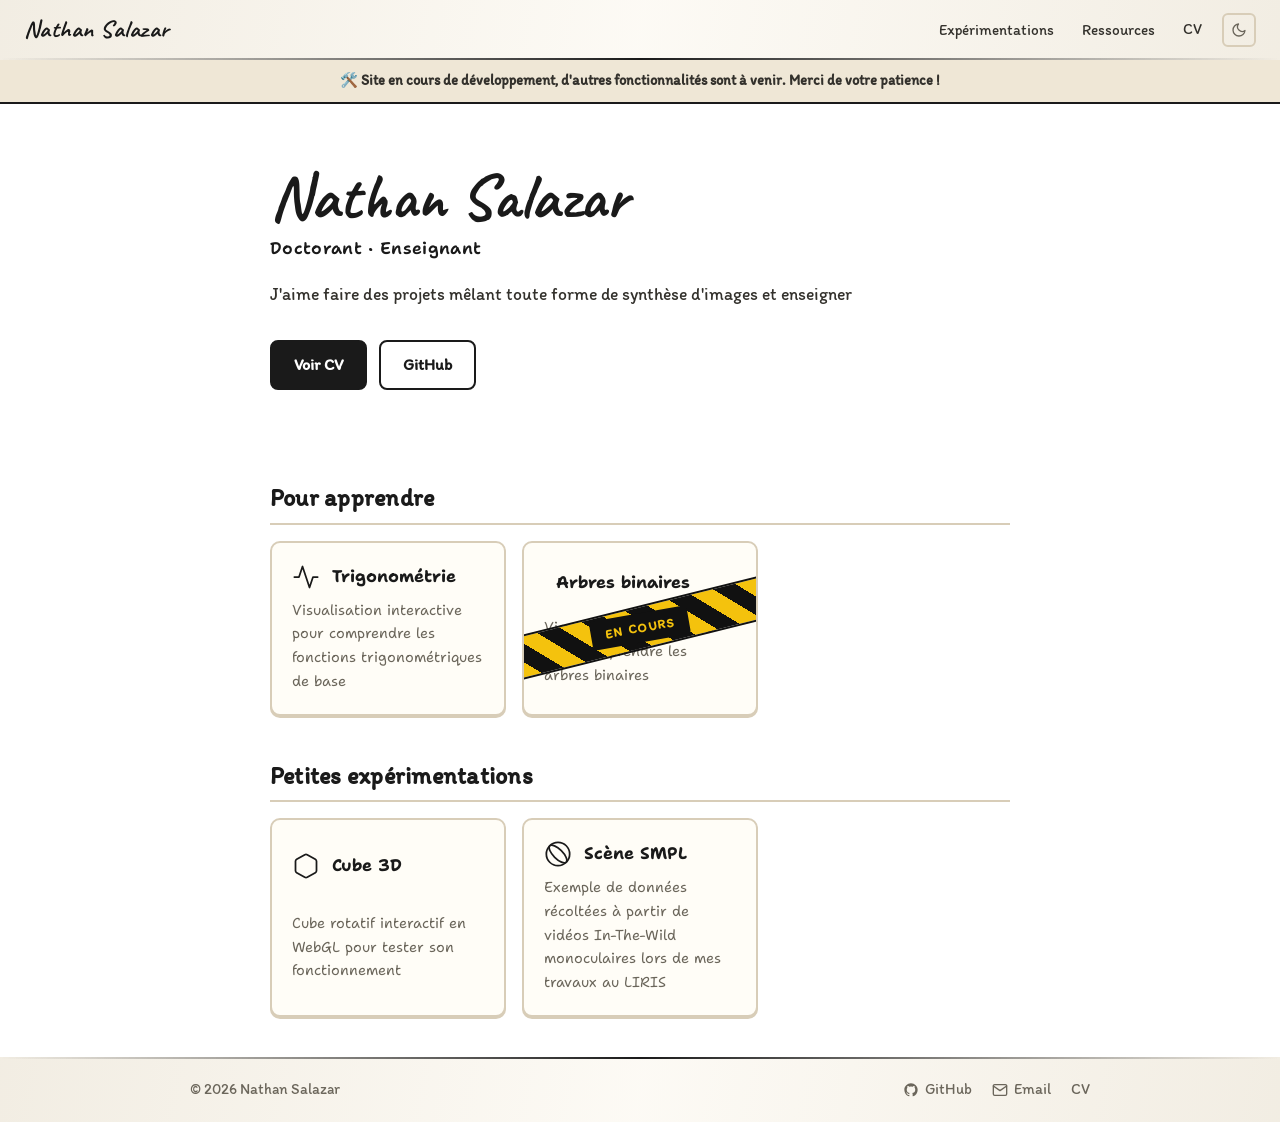
<file: index.html>
<!DOCTYPE html>
<html lang="fr">

<head>
  <meta charset="UTF-8" />
  <title>Nathan Salazar</title>
  <meta name="description" content="Personal website of Nathan Salazar" />
  <meta name="viewport" content="width=device-width, initial-scale=1" />

  <!-- CSS link -->
  <link rel="stylesheet" href="style.css" />
</head>

<body>

  <header class="topnav" id="topnav">
    <div class="topnav-inner">
      <a href="index.html" class="topnav-brand">Nathan Salazar</a>

      <nav class="topnav-nav" id="topnav-nav">
        <div class="menu-item">
          <button class="dropdown-btn">Expérimentations</button>
          <div class="dropdown-content">
            <a href="experiments/cube.html">Cube 3D</a>
            <a href="experiments/glb_viewer/glb_viewer.html">Scènes SMPL</a>
            <a href="experiments/trigo.html">Trigonométrie</a>
          </div>
        </div>

        <div class="menu-item">
          <button class="dropdown-btn">Ressources</button>
          <div class="dropdown-content">
            <a href="https://threejs.org/">Three.js</a>
            <a href="https://get.webgl.org/">WebGL</a>
          </div>
        </div>

        <a href="aboutme/cv.html">CV</a>
        <div id="dev-banner" class="dev-banner">
          🛠️ Site en cours de développement, d'autres fonctionnalités sont à venir. Merci de votre patience !
        </div>
      </nav>

      <button class="theme-toggle" id="theme-toggle" title="Changer le thème">
        <svg id="theme-icon" xmlns="http://www.w3.org/2000/svg" width="16" height="16" viewBox="0 0 24 24" fill="none"
          stroke="currentColor" stroke-width="2" stroke-linecap="round" stroke-linejoin="round">
          <path d="M21 12.79A9 9 0 1 1 11.21 3 7 7 0 0 0 21 12.79z" />
        </svg>
      </button>

      <button class="topnav-hamburger" id="topnav-hamburger" aria-label="Menu">
        <svg xmlns="http://www.w3.org/2000/svg" width="20" height="20" viewBox="0 0 24 24" fill="none"
          stroke="currentColor" stroke-width="2" stroke-linecap="round" stroke-linejoin="round">
          <line x1="3" y1="6" x2="21" y2="6" />
          <line x1="3" y1="12" x2="21" y2="12" />
          <line x1="3" y1="18" x2="21" y2="18" />
        </svg>
      </button>
    </div>
  </header>

  <div class="layout">
    <main class="content">

      <section class="hero">
        <h1 class="hero-name">Nathan Salazar</h1>
        <p class="hero-title">Doctorant &middot; Enseignant </p>
        <p class="hero-desc">J'aime faire des projets mêlant toute forme de synthèse d'images et enseigner</p>
        <div class="hero-cta">
          <a href="aboutme/cv.html" class="btn-primary">Voir CV</a>
          <a href="https://github.com/NatSalaz" target="_blank" class="btn-secondary">GitHub</a>
        </div>

      </section>
      <section id="apprendre">
        <h2>Pour apprendre</h2>
        <div class="card-grid">
          <a href="experiments/trigo.html" class="card">
            <div class="card-icon">
              <svg xmlns="http://www.w3.org/2000/svg" width="28" height="28" viewBox="0 0 24 24" fill="none"
                stroke="currentColor" stroke-width="1.5" stroke-linecap="round" stroke-linejoin="round">
                <polyline points="22 12 18 12 15 21 9 3 6 12 2 12" />
              </svg>
            </div>
            <div class="card-title">Trigonométrie</div>
            <div class="card-desc">Visualisation interactive pour comprendre les fonctions trigonométriques de base
            </div>
          </a>
          <a class="card card--wip">
            <div class="card-icon">
            </div>
            <div class="card-title">Arbres binaires</div>
            <div class="card-desc">Visualisation interactive pour comprendre les arbres binaires
            </div>
          </a>
          <!--
          <a class="card card--wip">
            <div class="card-icon">
            </div>
            <div class="card-title">Booléens</div>
            <div class="card-desc">Visualisation interactive pour comprendre les arbres binaires
            </div>
          </a> -->
        </div>
      </section>
      <section id="experimentations">
        <h2>Petites expérimentations</h2>
        <div class="card-grid">
          <a href="experiments/cube.html" class="card">
            <div class="card-icon">
              <svg xmlns="http://www.w3.org/2000/svg" width="28" height="28" viewBox="0 0 24 24" fill="none"
                stroke="currentColor" stroke-width="1.5" stroke-linecap="round" stroke-linejoin="round">
                <path
                  d="M21 16V8a2 2 0 0 0-1-1.73l-7-4a2 2 0 0 0-2 0l-7 4A2 2 0 0 0 3 8v8a2 2 0 0 0 1 1.73l7 4a2 2 0 0 0 2 0l7-4A2 2 0 0 0 21 16z" />
              </svg>
            </div>
            <div class="card-title">Cube 3D</div>
            <div class="card-desc">Cube rotatif interactif en WebGL pour tester son fonctionnement</div>
          </a>
          <a href="experiments/glb_viewer/glb_viewer.html" class="card">
            <div class="card-icon">
              <svg xmlns="http://www.w3.org/2000/svg" width="28" height="28" viewBox="0 0 24 24" fill="none"
                stroke="currentColor" stroke-width="1.5" stroke-linecap="round" stroke-linejoin="round">
                <circle cx="12" cy="12" r="10" />
                <ellipse cx="12" cy="12" rx="10" ry="4" transform="rotate(45 12 12)" />
              </svg>
            </div>
            <div class="card-title">Scène SMPL</div>
            <div class="card-desc">Exemple de données récoltées à partir de vidéos In-The-Wild monoculaires lors de mes
              travaux au LIRIS</div>
          </a>
        </div>
      </section>


    </main>
  </div>

  <footer class="site-footer">
    <div class="footer-content">
      <span>© 2026 Nathan Salazar</span>
      <div class="footer-links">
        <a href="https://github.com/NatSalaz" target="_blank">
          <svg xmlns="http://www.w3.org/2000/svg" width="16" height="16" viewBox="0 0 24 24" fill="currentColor">
            <path
              d="M12 2C6.477 2 2 6.477 2 12c0 4.418 2.865 8.166 6.839 9.489.5.092.682-.217.682-.483 0-.237-.009-.868-.013-1.703-2.782.605-3.369-1.342-3.369-1.342-.454-1.155-1.11-1.463-1.11-1.463-.908-.62.069-.608.069-.608 1.003.07 1.531 1.03 1.531 1.03.892 1.529 2.341 1.087 2.91.832.092-.647.35-1.088.636-1.338-2.22-.253-4.555-1.11-4.555-4.943 0-1.091.39-1.984 1.029-2.683-.103-.253-.446-1.27.098-2.647 0 0 .84-.269 2.75 1.025A9.578 9.578 0 0 1 12 6.836a9.59 9.59 0 0 1 2.504.337c1.909-1.294 2.747-1.025 2.747-1.025.546 1.377.203 2.394.1 2.647.64.699 1.028 1.592 1.028 2.683 0 3.842-2.339 4.687-4.566 4.935.359.309.678.919.678 1.852 0 1.336-.012 2.415-.012 2.743 0 .268.18.58.688.482C19.138 20.163 22 16.418 22 12c0-5.523-4.477-10-10-10z" />
          </svg>
          GitHub
        </a>
        <a href="mailto:nathansalazarie@gmail.com">
          <svg xmlns="http://www.w3.org/2000/svg" width="16" height="16" viewBox="0 0 24 24" fill="none"
            stroke="currentColor" stroke-width="2" stroke-linecap="round" stroke-linejoin="round">
            <path d="M4 4h16c1.1 0 2 .9 2 2v12c0 1.1-.9 2-2 2H4c-1.1 0-2-.9-2-2V6c0-1.1.9-2 2-2z" />
            <polyline points="22,6 12,13 2,6" />
          </svg>
          Email
        </a>
        <a href="aboutme/cv.html">CV</a>
      </div>
    </div>
  </footer>


  <script src="theme.js"></script>
</body>

</html>
</file>
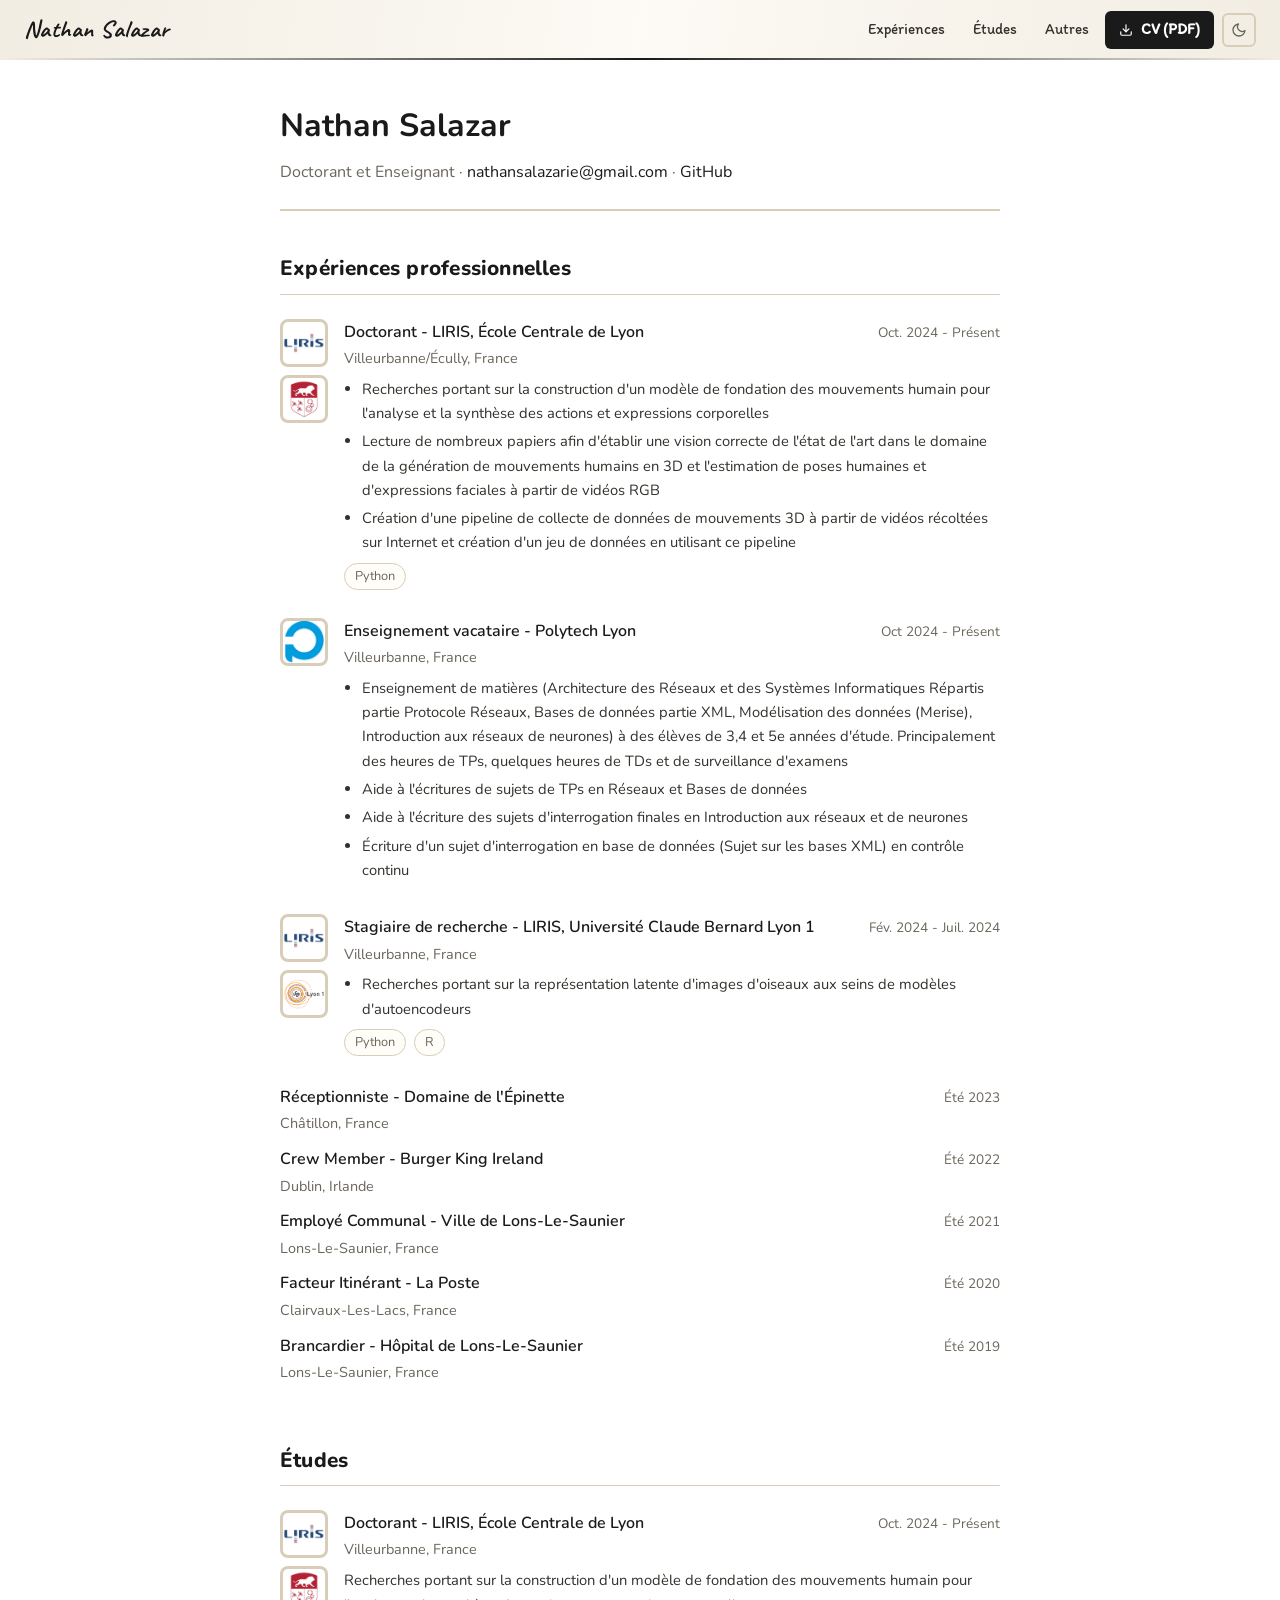
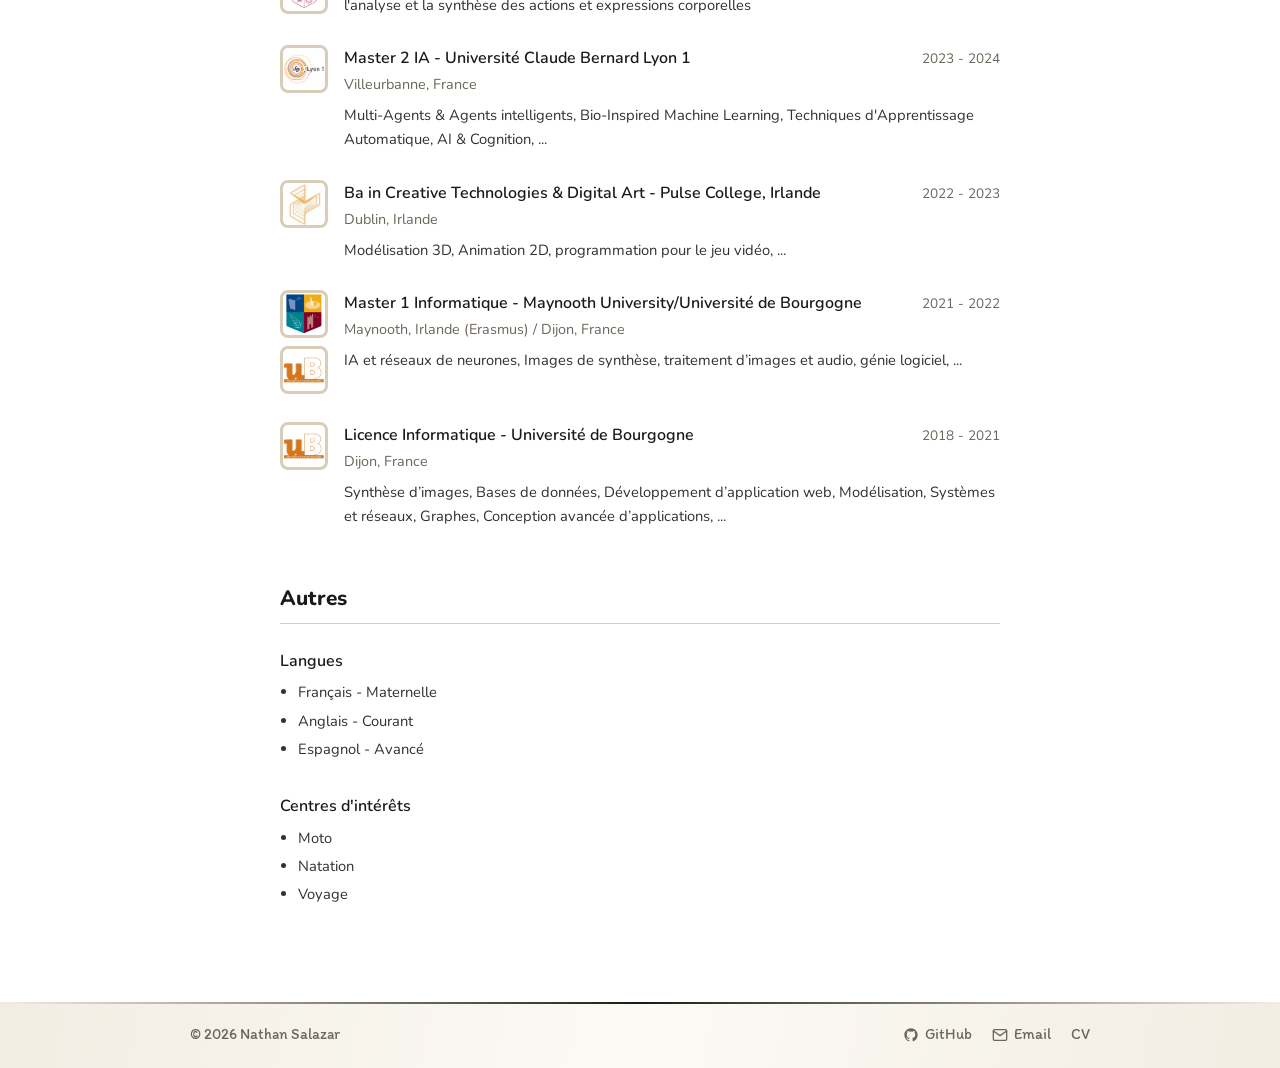
<file: aboutme/cv.html>
<!DOCTYPE html>
<html lang="fr">

<head>
  <meta charset="UTF-8" />
  <title>CV — Nathan Salazar</title>
  <meta name="description" content="CV de Nathan Salazar" />
  <meta name="viewport" content="width=device-width, initial-scale=1" />

  <link rel="stylesheet" href="../style.css" />
  <link rel="stylesheet" href="cv.css" />
</head>

<body>
  <header class="topnav" id="topnav">
    <div class="topnav-inner">
      <a href="../index.html" class="topnav-brand">Nathan Salazar</a>

      <nav class="topnav-nav" id="topnav-nav">
        <a href="#experiences">Expériences</a>
        <a href="#etudes">Études</a>
        <a href="#autres">Autres</a>
        <a class="cv-download-btn" href="CV.pdf" download>
          <svg xmlns="http://www.w3.org/2000/svg" width="14" height="14" viewBox="0 0 24 24" fill="none"
            stroke="currentColor" stroke-width="2" stroke-linecap="round" stroke-linejoin="round">
            <path d="M21 15v4a2 2 0 0 1-2 2H5a2 2 0 0 1-2-2v-4" />
            <polyline points="7 10 12 15 17 10" />
            <line x1="12" y1="15" x2="12" y2="3" />
          </svg>
          CV (PDF)
        </a>
      </nav>

      <button class="theme-toggle" id="theme-toggle" title="Changer le thème">
        <svg id="theme-icon" xmlns="http://www.w3.org/2000/svg" width="16" height="16" viewBox="0 0 24 24" fill="none"
          stroke="currentColor" stroke-width="2" stroke-linecap="round" stroke-linejoin="round">
          <path d="M21 12.79A9 9 0 1 1 11.21 3 7 7 0 0 0 21 12.79z" />
        </svg>
      </button>

      <button class="topnav-hamburger" id="topnav-hamburger" aria-label="Menu">
        <svg xmlns="http://www.w3.org/2000/svg" width="20" height="20" viewBox="0 0 24 24" fill="none"
          stroke="currentColor" stroke-width="2" stroke-linecap="round" stroke-linejoin="round">
          <line x1="3" y1="6" x2="21" y2="6" />
          <line x1="3" y1="12" x2="21" y2="12" />
          <line x1="3" y1="18" x2="21" y2="18" />
        </svg>
      </button>
    </div>
  </header>

  <div class="layout">

    <!-- CV CONTENT -->
    <main class="cv-content">

      <div class="cv-header">
        <h1>Nathan Salazar</h1>
        <p>Doctorant et Enseignant · <a href="mailto:nathansalazarie@gmail.com">nathansalazarie@gmail.com</a> · <a
            href="https://github.com/NatSalaz" target="_blank">GitHub</a></p>
      </div>

      <!-- EXPÉRIENCES PROFESSIONNELLES -->
      <section class="cv-section" id="experiences">
        <h2>Expériences professionnelles</h2>

        <div class="cv-entry">
          <div class="cv-entry-logos">
            <div class="cv-entry-logo">
              <img src="logos/liris.png" alt="Logo LIRIS" />
            </div>
            <div class="cv-entry-logo">
              <img src="logos/ecl.png" alt="Logo ECL" />
            </div>
          </div>
          <div class="cv-entry-body">
            <div class="cv-entry-header">
              <span class="cv-entry-title">Doctorant - LIRIS, École Centrale de Lyon</span>
              <span class="cv-entry-date">Oct. 2024 - Présent</span>
            </div>
            <div class="cv-entry-subtitle">Villeurbanne/Écully, France</div>
            <ul>
              <li>Recherches portant sur la construction d'un modèle de fondation des mouvements humain pour l'analyse
                et la synthèse des actions et expressions corporelles</li>
              <li>Lecture de nombreux papiers afin d'établir une vision correcte de l'état de l'art dans le domaine de
                la
                génération de mouvements humains en 3D et l'estimation de poses humaines et d'expressions faciales à
                partir de vidéos RGB</li>
              <li>Création d'une pipeline de collecte de données de mouvements 3D à partir de vidéos récoltées sur
                Internet et création d'un jeu de données en utilisant ce pipeline</li>
            </ul>
            <div class="tag-list">
              <span class="tag">Python</span>
            </div>
          </div>
        </div>

        <div class="cv-entry">
          <div class="cv-entry-logo">
            <img src="logos/polytech.png" alt="Logo Polytech Lyon" />
          </div>
          <div class="cv-entry-body">
            <div class="cv-entry-header">
              <span class="cv-entry-title">Enseignement vacataire - Polytech Lyon</span>
              <span class="cv-entry-date">Oct 2024 - Présent</span>
            </div>
            <div class="cv-entry-subtitle">Villeurbanne, France</div>
            <ul>
              <li>Enseignement de matières (Architecture des Réseaux et des Systèmes Informatiques Répartis partie
                Protocole Réseaux, Bases de données partie XML, Modélisation des données (Merise), Introduction aux
                réseaux de neurones) à des élèves de 3,4 et 5e années d'étude. Principalement des heures de TPs,
                quelques heures de TDs et de surveillance d'examens</li>
              <li>Aide à l'écritures de sujets de TPs en Réseaux et Bases de données</li>
              <li>Aide à l'écriture des sujets d'interrogation finales en Introduction aux réseaux et de neurones</li>
              <li>Écriture d'un sujet d'interrogation en base de données (Sujet sur les bases XML) en contrôle continu
              </li>
            </ul>
          </div>
        </div>

        <div class="cv-entry">
          <div class="cv-entry-logos">
            <div class="cv-entry-logo">
              <img src="logos/liris.png" alt="Logo LIRIS" />
            </div>
            <div class="cv-entry-logo">
              <img src="logos/ucbl.png" alt="Logo Université Claude Bernard Lyon 1" />
            </div>
          </div>
          <div class="cv-entry-body">
            <div class="cv-entry-header">
              <span class="cv-entry-title">Stagiaire de recherche - LIRIS, Université Claude Bernard Lyon 1</span>
              <span class="cv-entry-date">Fév. 2024 - Juil. 2024</span>
            </div>
            <div class="cv-entry-subtitle">Villeurbanne, France</div>
            <ul>
              <li>Recherches portant sur la représentation latente d'images d'oiseaux aux seins de modèles
                d'autoencodeurs</li>
            </ul>
            <div class="tag-list">
              <span class="tag">Python</span>
              <span class="tag">R</span>
            </div>
          </div>
        </div>

        <div class="cv-entry cv-entry--compact">
          <div class="cv-entry-body">
            <div class="cv-entry-header">
              <span class="cv-entry-title">Réceptionniste - Domaine de l'Épinette</span>
              <span class="cv-entry-date">Été 2023</span>
            </div>
            <div class="cv-entry-subtitle">Châtillon, France</div>
          </div>
        </div>

        <div class="cv-entry cv-entry--compact">
          <div class="cv-entry-body">
            <div class="cv-entry-header">
              <span class="cv-entry-title">Crew Member - Burger King Ireland</span>
              <span class="cv-entry-date">Été 2022</span>
            </div>
            <div class="cv-entry-subtitle">Dublin, Irlande</div>
          </div>
        </div>

        <div class="cv-entry cv-entry--compact">
          <div class="cv-entry-body">
            <div class="cv-entry-header">
              <span class="cv-entry-title">Employé Communal - Ville de Lons-Le-Saunier</span>
              <span class="cv-entry-date">Été 2021</span>
            </div>
            <div class="cv-entry-subtitle">Lons-Le-Saunier, France</div>
          </div>
        </div>

        <div class="cv-entry cv-entry--compact">
          <div class="cv-entry-body">
            <div class="cv-entry-header">
              <span class="cv-entry-title">Facteur Itinérant - La Poste</span>
              <span class="cv-entry-date">Été 2020</span>
            </div>
            <div class="cv-entry-subtitle">Clairvaux-Les-Lacs, France</div>
          </div>
        </div>

        <div class="cv-entry cv-entry--compact">
          <div class="cv-entry-body">
            <div class="cv-entry-header">
              <span class="cv-entry-title">Brancardier - Hôpital de Lons-Le-Saunier</span>
              <span class="cv-entry-date">Été 2019</span>
            </div>
            <div class="cv-entry-subtitle">Lons-Le-Saunier, France</div>
          </div>
        </div>

      </section>

      <!-- ÉTUDES -->
      <section class="cv-section" id="etudes">
        <h2>Études</h2>
        <div class="cv-entry">
          <div class="cv-entry-logos">
            <div class="cv-entry-logo">
              <img src="logos/liris.png" alt="Logo LIRIS" />
            </div>
            <div class="cv-entry-logo">
              <img src="logos/ecl.png" alt="Logo ECL" />
            </div>
          </div>
          <div class="cv-entry-body">
            <div class="cv-entry-header">
              <span class="cv-entry-title">Doctorant - LIRIS, École Centrale de Lyon</span>
              <span class="cv-entry-date">Oct. 2024 - Présent</span>
            </div>
            <div class="cv-entry-subtitle">Villeurbanne, France</div>
            <p>Recherches portant sur la construction d'un modèle de fondation des mouvements humain pour l'analyse
              et la synthèse des actions et expressions corporelles</p>
          </div>
        </div>

        <div class="cv-entry">
          <div class="cv-entry-logo">
            <img src="logos/ucbl.png" alt="Logo Université Claude Bernard Lyon 1" />
          </div>
          <div class="cv-entry-body">
            <div class="cv-entry-header">
              <span class="cv-entry-title">Master 2 IA - Université Claude Bernard Lyon 1</span>
              <span class="cv-entry-date">2023 - 2024</span>
            </div>
            <div class="cv-entry-subtitle">Villeurbanne, France</div>
            <p>Multi-Agents & Agents intelligents, Bio-Inspired Machine Learning, Techniques d'Apprentissage
              Automatique, AI & Cognition, ...</p>
          </div>
        </div>

        <div class="cv-entry">
          <div class="cv-entry-logo">
            <img src="logos/pulse.png" alt="Logo Pulse College" />
          </div>
          <div class="cv-entry-body">
            <div class="cv-entry-header">
              <span class="cv-entry-title">Ba in Creative Technologies & Digital Art - Pulse College, Irlande</span>
              <span class="cv-entry-date">2022 - 2023</span>
            </div>
            <div class="cv-entry-subtitle">Dublin, Irlande</div>
            <p>Modélisation 3D, Animation 2D, programmation pour le jeu vidéo, ...</p>
          </div>
        </div>
        <div class="cv-entry">
          <div class="cv-entry-logos">
            <div class="cv-entry-logo">
              <img src="logos/maynooth.png" alt="Logo Maynooth" />
            </div>
            <div class="cv-entry-logo">
              <img src="logos/ubourgogne.png" alt="Logo UB" />
            </div>
          </div>
          <div class="cv-entry-body">
            <div class="cv-entry-header">
              <span class="cv-entry-title">Master 1 Informatique - Maynooth University/Université de Bourgogne</span>
              <span class="cv-entry-date">2021 - 2022</span>
            </div>
            <div class="cv-entry-subtitle">Maynooth, Irlande (Erasmus) / Dijon, France</div>
            <p>IA et réseaux de neurones, Images de synthèse, traitement d’images et audio, génie logiciel, ...
            </p>
          </div>
        </div>
        <div class="cv-entry">
          <div class="cv-entry-logo">
            <img src="logos/ubourgogne.png" alt="Logo UB" />
          </div>
          <div class="cv-entry-body">
            <div class="cv-entry-header">
              <span class="cv-entry-title">Licence Informatique - Université de Bourgogne</span>
              <span class="cv-entry-date">2018 - 2021</span>
            </div>
            <div class="cv-entry-subtitle">Dijon, France</div>
            <p>Synthèse d’images, Bases de données, Développement d’application web, Modélisation, Systèmes et
              réseaux, Graphes, Conception avancée d’applications, ...
            </p>
          </div>
        </div>
      </section>

      <!-- AUTRES -->
      <section class="cv-section" id="autres">
        <h2>Autres</h2>

        <div class="cv-entry">
          <div class="cv-entry-body">
            <div class="cv-entry-header">
              <span class="cv-entry-title">Langues</span>
            </div>
            <ul>
              <li>Français - Maternelle</li>
              <li>Anglais - Courant</li>
              <li>Espagnol - Avancé</li>
            </ul>
          </div>
        </div>

        <div class="cv-entry">
          <div class="cv-entry-body">
            <div class="cv-entry-header">
              <span class="cv-entry-title">Centres d'intérêts</span>
            </div>
            <ul>
              <li>Moto</li>
              <li>Natation</li>
              <li>Voyage</li>
            </ul>
          </div>
        </div>

      </section>

    </main>
  </div>

  <footer class="site-footer">
    <div class="footer-content">
      <span>© 2026 Nathan Salazar</span>
      <div class="footer-links">
        <a href="https://github.com/NatSalaz" target="_blank">
          <svg xmlns="http://www.w3.org/2000/svg" width="16" height="16" viewBox="0 0 24 24" fill="currentColor">
            <path
              d="M12 2C6.477 2 2 6.477 2 12c0 4.418 2.865 8.166 6.839 9.489.5.092.682-.217.682-.483 0-.237-.009-.868-.013-1.703-2.782.605-3.369-1.342-3.369-1.342-.454-1.155-1.11-1.463-1.11-1.463-.908-.62.069-.608.069-.608 1.003.07 1.531 1.03 1.531 1.03.892 1.529 2.341 1.087 2.91.832.092-.647.35-1.088.636-1.338-2.22-.253-4.555-1.11-4.555-4.943 0-1.091.39-1.984 1.029-2.683-.103-.253-.446-1.27.098-2.647 0 0 .84-.269 2.75 1.025A9.578 9.578 0 0 1 12 6.836a9.59 9.59 0 0 1 2.504.337c1.909-1.294 2.747-1.025 2.747-1.025.546 1.377.203 2.394.1 2.647.64.699 1.028 1.592 1.028 2.683 0 3.842-2.339 4.687-4.566 4.935.359.309.678.919.678 1.852 0 1.336-.012 2.415-.012 2.743 0 .268.18.58.688.482C19.138 20.163 22 16.418 22 12c0-5.523-4.477-10-10-10z" />
          </svg>
          GitHub
        </a>
        <a href="mailto:nathansalazarie@gmail.com">
          <svg xmlns="http://www.w3.org/2000/svg" width="16" height="16" viewBox="0 0 24 24" fill="none"
            stroke="currentColor" stroke-width="2" stroke-linecap="round" stroke-linejoin="round">
            <path d="M4 4h16c1.1 0 2 .9 2 2v12c0 1.1-.9 2-2 2H4c-1.1 0-2-.9-2-2V6c0-1.1.9-2 2-2z" />
            <polyline points="22,6 12,13 2,6" />
          </svg>
          Email
        </a>
        <a href="cv.html">CV</a>
      </div>
    </div>
  </footer>

  <script src="../theme.js"></script>
</body>

</html>
</file>
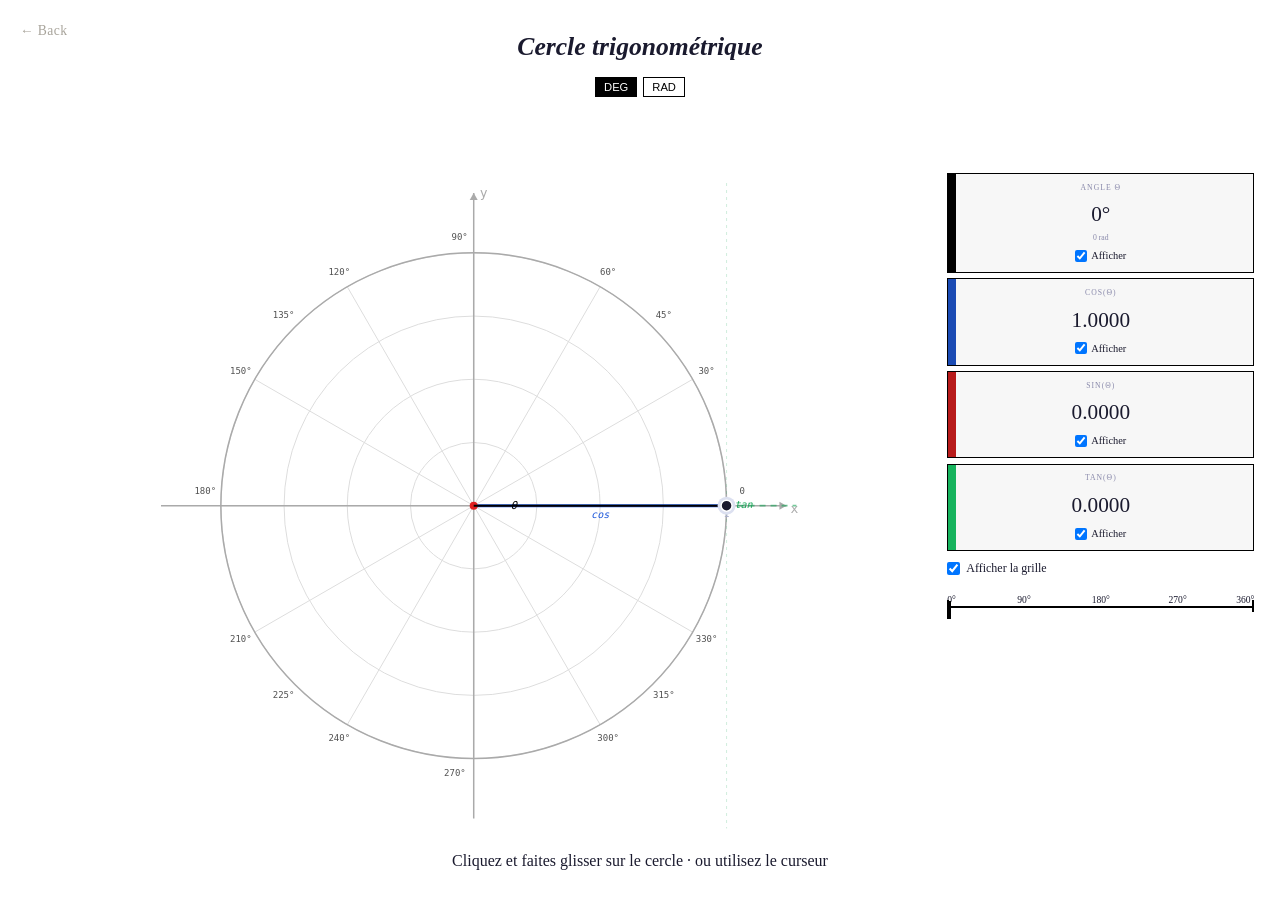
<file: experiments/trigo.html>
<!DOCTYPE html>
<html lang="fr">

<head>
  <meta charset="UTF-8" />
  <meta name="viewport" content="width=device-width, initial-scale=1.0" />
  <title>Cercle Trigonométrique</title>
  <link rel="stylesheet" href="../style.css" />
  <link rel="stylesheet" href="trigo/trigo.css" />
</head>

<body>
  <a class="back" href="../index.html">← Back</a>
  <h1>Cercle trigonométrique</h1>
  <div class="unit-toggle">
    <button id="degBtn" class="active">DEG</button>
    <button id="radBtn">RAD</button>
  </div>
  <div class="layout">
    <!-- Canvas -->
    <div class="canvas-wrap" id="wrap">
      <canvas id="c"></canvas>
    </div>

    <!-- Side panel -->
    <div class="side">

      <!-- Values -->
      <div class="value-grid">

        <div class="value-card angle">

          <div class="card-header">
            <span class="card-label">Angle θ</span>
            <span class="color-box angle"></span>
          </div>

          <div class="card-value angle" id="vAngleDeg">0°</div>
          <div class="card-sub" id="vAngleRad">0 rad</div>

          <label class="toggle-row">
            <input type="checkbox" id="chkAngle" checked>
            <span>Afficher</span>
          </label>

        </div>

        <div class="value-card cos" id="cardCos">

          <div class="card-header">
            <span class="card-label">cos(θ)</span>
            <span class="color-box cos"></span>
          </div>

          <div class="card-value cos" id="vCos">1.0000</div>

          <label class="toggle-row">
            <input type="checkbox" id="chkCos" checked>
            <span>Afficher</span>
          </label>

        </div>

        <div class="value-card sin" id="cardSin">

          <div class="card-header">
            <span class="card-label">sin(θ)</span>
            <span class="color-box sin"></span>
          </div>

          <div class="card-value sin" id="vSin">0.0000</div>

          <label class="toggle-row">
            <input type="checkbox" id="chkSin" checked>
            <span>Afficher</span>
          </label>

        </div>

        <div class="value-card tan" id="cardTan">

          <div class="card-header">
            <span class="card-label">tan(θ)</span>
            <span class="color-box tan"></span>
          </div>

          <div class="card-value tan" id="vTan">0.0000</div>

          <label class="toggle-row">
            <input type="checkbox" id="chkTan" checked>
            <span>Afficher</span>
          </label>

        </div>

      </div>
      <label class="grid-toggle">
        <input type="checkbox" id="chkGrid" checked>
        Afficher la grille
      </label>
      <!-- Slider -->
      <div class="slider-wrap">

        <div class="angle-axis">

          <span class="axis-label start" id="lblStart">0°</span>
          <span class="axis-label q1" id="lbl90">90°</span>
          <span class="axis-label q2" id="lbl180">180°</span>
          <span class="axis-label q3" id="lbl270">270°</span>
          <span class="axis-label end" id="lbl360">360°</span>

          <input type="range" id="slider" min="0" max="360" step="0.5" value="0">

        </div>

      </div>
    </div>
  </div>

  <p class="hint">Cliquez et faites glisser sur le cercle · ou utilisez le curseur</p>

  <script src="trigo/trigo.js"></script>

</body>

</html>
</file>
<file: style.css>
@import url('https://fonts.googleapis.com/css2?family=Caveat:wght@500;600;700&family=Itim&family=Nunito:wght@400;500;600;700;800&family=Shantell+Sans:wght@400;500;600;700&display=swap');

/* THÈMES */
:root {
  --accent: #e6e1d6;
  /* crème : liens / accents sur le gris */
  --accent-light: #ffffff;
  --bg: #2b2a27;
  /* gris chaud façon ardoise */
  --bg-surface: #232220;
  --bg-card: #34322e;
  --border: #4a4843;
  --text: #ffffff;
  --text-soft: #e4e1da;
  --text-muted: #a8a49b;
}

[data-theme="light"] {
  --accent: #1a1a1a;
  /* noir : encre sur le beige */
  --accent-light: #444444;
  --bg: #ffffff;
  /* beige clair, papier */
  --bg-surface: #efe7d6;
  --bg-card: #fffdf7;
  --border: #d8cdb8;
  --text: #1a1a1a;
  --text-soft: #33312c;
  --text-muted: #6b665b;
}

/* BASE */
*,
*::before,
*::after {
  box-sizing: border-box;
}

html {
  scroll-behavior: smooth;
}

body {
  margin: 0;
  font-family: 'Itim', system-ui, cursive;
  background: var(--bg);
  color: var(--text);
  line-height: 1.65;
  display: flex;
  flex-direction: column;
  min-height: 100vh;
}

h2 {
  margin-top: 2.5rem;
  margin-bottom: 1rem;
  font-size: 1.5rem;
  font-weight: 800;
  letter-spacing: .01em;
  padding-bottom: .3rem;
  border-bottom: 2px solid var(--border);
  /* titre "souligné" comme un cahier */
}

a {
  color: var(--accent);
  text-decoration: none;
}

a:hover {
  text-decoration: underline;
}

.back {
  position: absolute;
  top: 20px;
  left: 20px;
  color: var(--text-muted);
  font-size: .85rem;
  text-decoration: none;
  letter-spacing: .03em;
  transition: color .2s;
}

.back:hover {
  color: var(--accent);
  text-decoration: none;
}

.layout {
  display: flex;
  flex: 1;
  padding-top: 60px;
}

.content {
  flex: 1;
  padding: 40px;
  max-width: 820px;
  margin: 0 auto;
  width: 100%;
}

.cv-content {
  margin: 0 auto;
}

/* HERO */
.hero {
  padding: 4rem 0 3rem;
  max-width: 640px;
}

.hero-name {
  font-family: 'Caveat', cursive;
  font-size: 4rem;
  font-weight: 700;
  margin: 0 0 .25rem;
  line-height: 1.05;
  color: var(--text);
}

.hero-title {
  font-family: 'Shantell Sans', cursive;
  font-size: 1.05rem;
  color: var(--accent);
  font-weight: 600;
  margin: 0 0 1rem;
  letter-spacing: .02em;
}

.hero-desc {
  color: var(--text-soft);
  margin: 0 0 2rem;
  font-size: 1.1rem;
}

.hero-cta {
  display: flex;
  gap: 12px;
  flex-wrap: wrap;
}

/* BOUTONS */
.btn-primary,
.btn-secondary {
  padding: 10px 22px;
  border-radius: 8px;
  font-weight: 700;
  font-size: 1rem;
  text-decoration: none;
}

.btn-primary {
  background: var(--accent);
  color: var(--bg);
  border: 2px solid var(--accent);
  transition: opacity .15s;
}

.btn-primary:hover {
  opacity: .85;
  text-decoration: none;
}

.btn-secondary {
  color: var(--accent);
  border: 2px solid var(--accent);
  background: transparent;
  transition: background .15s, color .15s;
}

.btn-secondary:hover {
  background: var(--accent);
  color: var(--bg);
  text-decoration: none;
}

/* CARTES */
.card-grid {
  display: grid;
  grid-template-columns: repeat(auto-fill, minmax(200px, 1fr));
  gap: 16px;
  margin-top: 1rem;
}

.card {
  display: flex;
  flex-wrap: wrap;
  align-items: center;
  column-gap: 12px;
  row-gap: 8px;
  padding: 20px;
  font-family: 'Shantell Sans', cursive;
  background: var(--bg-card);
  border: 2px solid var(--border);
  border-radius: 10px;
  text-decoration: none;
  color: var(--text);
  box-shadow: 0 2px 0 var(--border);
  transition: border-color .2s, transform .2s, box-shadow .2s;
}

.card:hover {
  border-color: var(--accent);
  transform: translateY(-3px);
  text-decoration: none;
  box-shadow: 0 5px 0 var(--border);
}

.card-icon {
  display: flex;
  align-items: center;
  color: var(--accent);
}

.card-title {
  font-weight: 700;
  font-size: 1.05rem;
}

.card-desc {
  flex-basis: 100%;
  font-size: .9rem;
  color: var(--text-muted);
}

/*  Carte en travaux:classe card--wip  */
.card--wip {
  position: relative;
  overflow: hidden;
}

.card--wip::before {
  /* bande diagonale hachurée jaune/noir */
  content: "";
  position: absolute;
  left: -25%;
  right: -25%;
  top: 50%;
  height: 44px;
  transform: translateY(-50%) rotate(-14deg);
  background: repeating-linear-gradient(45deg, #f4c20d 0 16px, #111111 16px 32px);
  border-top: 2px solid #111111;
  border-bottom: 2px solid #111111;
  z-index: 2;
  pointer-events: none;
}

.card--wip::after {
  /* plaque centrale + libellé lisible */
  content: "EN COURS";
  position: absolute;
  left: 50%;
  top: 50%;
  transform: translate(-50%, -50%) rotate(-10deg);
  background: #111111;
  color: #f4c20d;
  font-family: 'Itim', system-ui, sans-serif;
  font-weight: 800;
  letter-spacing: .12em;
  font-size: .8rem;
  padding: 4px 14px;
  border-radius: 4px;
  white-space: nowrap;
  z-index: 3;
  pointer-events: none;
}


/* topnavs + footer */
.topnav,
.site-footer {
  background: linear-gradient(100deg, rgba(27, 26, 24,
        .6) 0%, rgba(35, 34, 32,
        .6) 50%, rgba(27, 26, 24,
        .6) 100%);
  position: relative;
  backdrop-filter: blur(6px);
  -webkit-backdrop-filter: blur(6px);
}

[data-theme="light"] .topnav,
[data-theme="light"] .site-footer {
  background: linear-gradient(100deg, rgba(233, 225, 208,
        .6) 0%, rgba(251, 247, 238,
        .6) 50%, rgba(233, 225, 208, .6) 100%);
}

.site-footer {
  overflow: hidden;
}

/* Fine ligne en dégradé */
.topnav::after,
.site-footer::after {
  content: '';
  position: absolute;
  left: 0;
  right: 0;
  height: 2px;
  background: linear-gradient(90deg,
      transparent,
      var(--accent),
      transparent);
  pointer-events: none;
}

.topnav::after {
  bottom: 0;
}

.site-footer::after {
  top: 0;
}

/* Topnav */
.topnav {
  position: fixed;
  top: 0;
  left: 0;
  right: 0;
  height: 60px;
  z-index: 1000;
  overflow: visible;
}

.topnav-inner {
  display: flex;
  align-items: center;
  height: 100%;
  padding: 0 24px;
  gap: 8px;
  position: relative;
  z-index: 1;
}

.topnav-brand {
  font-family: 'Caveat', cursive;
  font-size: 1.5rem;
  font-weight: 700;
  color: var(--text);
  text-decoration: none;
  margin-right: auto;
  letter-spacing: .02em;
}

.topnav-brand:hover {
  color: var(--accent);
  text-decoration: none;
}

.topnav-nav {
  display: flex;
  align-items: center;
  gap: 4px;
}

.topnav-nav>a {
  display: inline-flex;
  align-items: center;
  padding: 6px 12px;
  color: var(--text-soft);
  text-decoration: none;
  border-radius: 6px;
  font-size: .95rem;
  transition: color .15s, background .15s;
}

.topnav-nav>a:hover {
  color: var(--accent);
  background: var(--bg-card);
  text-decoration: none;
}

.topnav-nav a.active {
  color: var(--accent);
  font-weight: 700;
}

.topnav-hamburger {
  display: none;
  align-items: center;
  justify-content: center;
  background: none;
  border: none;
  color: var(--text);
  cursor: pointer;
  padding: 8px;
}

.theme-toggle {
  display: flex;
  align-items: center;
  justify-content: center;
  width: 34px;
  height: 34px;
  padding: 0;
  background: none;
  border: 2px solid var(--border);
  border-radius: 6px;
  color: var(--text-muted);
  cursor: pointer;
  transition: color .15s, border-color .15s;
  flex-shrink: 0;
}

.theme-toggle:hover {
  color: var(--accent);
  border-color: var(--accent);
}

/* Menu déroulant */
.menu-item {
  position: relative;
}

.dropdown-btn {
  background: none;
  border: none;
  color: var(--text-soft);
  font-family: inherit;
  font-size: .95rem;
  padding: 6px 12px;
  border-radius: 6px;
  cursor: pointer;
  transition: color .1s, background .1s;
}

.dropdown-btn:hover {
  color: var(--accent);
  background: var(--bg-card);
}

.dropdown-content {
  position: absolute;
  top: 100%;
  left: 0;
  background: var(--bg-card);
  border: 2px solid var(--border);
  border-radius: 10px;
  padding: 6px;
  min-width: 160px;
  z-index: 1001;
  visibility: hidden;
  opacity: 0;
  transform: translateY(-6px);
  transition: opacity .2s, transform .2s, visibility .2s;
  pointer-events: none;
}

.dropdown-content a {
  display: block;
  padding: 6px 10px;
  border-radius: 6px;
  color: var(--text-soft);
  font-size: .95rem;
  transition: color .15s, background .15s;
}

.dropdown-content a:hover {
  color: var(--accent);
  background: var(--bg-surface);
  text-decoration: none;
}

.menu-item:hover .dropdown-content,
.menu-item.open .dropdown-content {
  visibility: visible;
  opacity: 1;
  transform: translateY(0);
  pointer-events: auto;
}

.topnav-nav .cv-download-btn {
  margin-top: 0;
  padding: 6px 14px;
  border-radius: 6px;
  font-size: .95rem;
  font-weight: 700;
  background: var(--accent);
  color: var(--bg);
}

.topnav-nav .cv-download-btn:hover {
  color: var(--bg);
  background: var(--accent-light);
}

/* PIED DE PAGE */
.site-footer {
  margin-top: auto;
  padding: 20px 24px;
  color: var(--text-muted);
  font-size: .95rem;
  z-index: 1;
}

.footer-content {
  max-width: 900px;
  margin: auto;
  display: flex;
  align-items: center;
  justify-content: space-between;
  gap: 16px;
  flex-wrap: wrap;
  position: relative;
  z-index: 2;
}

.footer-links {
  display: flex;
  gap: 20px;
  align-items: center;
}

.footer-links a {
  display: inline-flex;
  align-items: center;
  gap: 6px;
  color: var(--text-muted);
  transition: color .15s;
}

.footer-links a:hover {
  color: var(--accent);
  text-decoration: none;
}

/* BANDEAU TEMPORAIRE (À ENLEVER QUAND ON AURA UN SITE PLUS COMPLET */
.dev-banner {
  position: fixed;
  top: 60px;
  /* juste sous la navbar */
  left: 0;
  right: 0;
  background: var(--bg-surface);
  border-bottom: 2px solid var(--accent);
  color: var(--text-soft);
  text-align: center;
  padding: 9px 16px;
  font-size: .9rem;
  font-weight: 700;
  display: flex;
  align-items: center;
  justify-content: center;
  gap: 8px;
  z-index: 999;
  /* sous la topnav (1000) */
  transform: translateY(-10px);
  opacity: 0;
  transition: transform .3s ease, opacity .3s ease;
  pointer-events: none;
}

.dev-banner.show {
  transform: translateY(0);
  opacity: 1;
  pointer-events: auto;
}

@media (max-width: 680px) {
  .dev-banner {
    top: 56px;
    /* s'adapte à la navbar mobile */
  }
}

/* MOBILE */
@media (max-width: 680px) {
  .topnav {
    height: 56px;
    overflow: visible;
  }

  .topnav-inner {
    padding: 0 16px;
  }

  .layout {
    padding-top: 56px;
  }

  .content {
    padding: 20px 16px;
  }

  .hero-name {
    font-size: 3rem;
  }

  .topnav-hamburger {
    display: flex;
  }

  .topnav-nav {
    display: none;
    position: absolute;
    top: 56px;
    left: 0;
    right: 0;
    flex-direction: column;
    align-items: flex-start;
    background: var(--bg-surface);
    border-bottom: 2px solid var(--border);
    padding: 12px 16px 16px;
    gap: 4px;
    z-index: 99;
  }

  .topnav--open .topnav-nav {
    display: flex;
  }

  .menu-item {
    width: 100%;
  }

  .dropdown-btn {
    width: 100%;
    text-align: left;
    padding: 8px 10px;
  }

  .dropdown-content {
    position: static;
    border: none;
    border-radius: 0;
    padding: 0 0 0 12px;
    background: transparent;
    visibility: hidden;
    opacity: 0;
    height: 0;
    transform: none;
    transition: none;
    pointer-events: none;
  }

  .menu-item:hover .dropdown-content {
    visibility: hidden;
    opacity: 0;
    height: 0;
    pointer-events: none;
  }

  .menu-item.open .dropdown-content {
    visibility: visible;
    opacity: 1;
    height: auto;
    pointer-events: auto;
  }
}
</file>
<file: aboutme/cv.css>
/* Download button */
.cv-download-btn {
  display: flex;
  align-items: center;
  gap: 8px;
  margin-top: 24px;
  padding: 8px 12px;
  background: var(--accent);
  color: var(--bg);
  border-radius: 6px;
  font-size: 0.9rem;
  font-weight: 600;
  text-decoration: none;
  transition: background 0.15s;
}

.cv-download-btn:hover {
  background: var(--accent-light);
  text-decoration: none;
}

/* CV Content */
.cv-content {
  font-family: 'Nunito', system-ui, sans-serif;
  flex: 1;
  padding: 40px 50px;
  max-width: 820px;
}

.cv-header {
  margin-bottom: 40px;
  padding-bottom: 24px;
  border-bottom: 2px solid var(--border);
}

.cv-header h1 {
  margin: 0 0 6px;
  font-size: 2rem;
}

.cv-header p {
  margin: 0;
  color: var(--text-muted);
}

/* Sections */
.cv-section {
  margin-bottom: 52px;
  scroll-margin-top: 30px;
}

.cv-section h2 {
  margin-top: 0;
  font-size: 1.3rem;
  color: var(--accent);
  border-bottom: 1px solid var(--border);
  padding-bottom: 8px;
  margin-bottom: 24px;
}

/* Entries */
.cv-entry {
  display: flex;
  gap: 16px;
  margin-bottom: 28px;
}

.cv-entry--compact {
  margin-bottom: 4px;
}

.cv-entry-logos {
  display: flex;
  flex-direction: column;
  gap: 8px;
}

.cv-entry-logo {
  flex-shrink: 0;
  width: 48px;
  height: 48px;
  border-radius: 8px;
  background: #FFFFFF;
  border: 3px solid var(--border);
  overflow: hidden;
  display: flex;
  align-items: center;
  justify-content: center;
}

.cv-entry-logo img {
  width: 100%;
  height: 100%;
  object-fit: contain;
}

.cv-entry-body {
  flex: 1;
  min-width: 0;
}

.cv-entry-header {
  display: flex;
  justify-content: space-between;
  align-items: baseline;
  gap: 12px;
  flex-wrap: wrap;
}

.cv-entry-title {
  font-weight: 600;
  font-size: 1rem;
}

.cv-entry-date {
  color: var(--text-muted);
  font-size: 0.85rem;
  white-space: nowrap;
}

.cv-entry-subtitle {
  color: var(--text-muted);
  font-size: 0.9rem;
  margin: 2px 0 6px;
}

.cv-entry p {
  margin: 6px 0 0;
  color: var(--text-soft);
  font-size: 0.92rem;
}

.cv-entry ul {
  margin: 6px 0 0;
  padding-left: 18px;
  color: var(--text-soft);
  font-size: 0.92rem;
}

.cv-entry ul li {
  margin-bottom: 4px;
}

.tag-list {
  display: flex;
  flex-wrap: wrap;
  gap: 8px;
  margin-top: 8px;
}

.tag {
  background: var(--bg-card);
  border: 1px solid var(--border);
  color: var(--text-muted);
  padding: 2px 10px;
  border-radius: 20px;
  font-size: 0.8rem;
}

/* ── Mobile ── */
@media (max-width: 680px) {
  .cv-content {
    padding: 20px 16px;
  }

  .cv-header {
    margin-bottom: 24px;
    padding-bottom: 16px;
  }

  .cv-header h1 {
    font-size: 1.5rem;
  }

  .cv-entry {
    flex-wrap: wrap;
  }

  .cv-entry-header {
    flex-direction: column;
    gap: 2px;
  }

  .cv-entry-date {
    white-space: normal;
  }
}
</file>
<file: experiments/trigo/trigo.css>
@import url("https://fonts.googleapis.com/css2?family=Playfair:ital,opsz,wght@0,5..1200,300..900;1,5..1200,300..900&display=swap");

*,
*::before,
*::after {
  box-sizing: border-box;
  margin: 0;
  padding: 0
}

:root {
  --bg: #fff;
  --panel: #f7f7f7;
  --border: #000;
  --cos: #1a4bb4;
  --sin: #b81b1b;
  --tan: #17b35d;
  --angle: #000;
  --text: #1a1a2e;
  --muted: #8888aa
}

body {
  background: var(--bg);
  color: var(--text);
  font-family: 'Playfair Display', serif;
  height: 100vh;
  display: flex;
  flex-direction: column;
  align-items: center;
  padding: clamp(.8rem, 2vw, 2rem);
  gap: clamp(.6rem, 1vh, 1.4rem);
  overflow: hidden
}

h1 {
  font-size: clamp(1.2rem, 2vw, 1.6rem);
  font-style: italic
}

.layout {
  flex: 1;
  width: 100%;
  max-width: 1500px;
  display: grid;
  grid-template-columns: 1fr clamp(240px, 24vw, 340px);
  gap: clamp(1rem, 2vw, 2rem);
  height: 100%;
  min-height: 0
}

.canvas-wrap {
  display: flex;
  align-items: center;
  justify-content: center;
  width: 100%;
  height: 100%;
  min-height: 0
}

canvas {
  width: 100%;
  height: auto;
  aspect-ratio: 1/1;
  max-width: 100%;
  max-height: 100%;
  display: block
}

.side {
  display: flex;
  flex-direction: column;
  gap: clamp(.5rem, .8vh, 1rem);
  height: 100%
}

.value-grid {
  display: grid;
  grid-template-columns: repeat(1fr, 4);
  gap: clamp(.3rem, .6vh, .6rem)
}

.value-card {
  background: var(--panel);
  border: 1px solid var(--border);
  padding: clamp(.35rem, .6vw, .7rem) clamp(.5rem, .9vw, .9rem);
  position: relative;
  display: flex;
  flex-direction: column;
  justify-content: center;
  align-items: center;
  min-height: 70px
}

.value-card::before {
  content: '';
  position: absolute;
  left: 0;
  top: 0;
  bottom: 0;
  width: 8px
}

.value-card.angle::before {
  background: var(--angle)
}

.value-card.cos::before {
  background: var(--cos)
}

.value-card.sin::before {
  background: var(--sin)
}

.value-card.tan::before {
  background: var(--tan)
}

.card-header {
  display: flex;
  align-items: center;
  margin-bottom: 3px
}

.card-label {
  font-size: clamp(.45rem, .6vw, .7rem);
  letter-spacing: .13em;
  text-transform: uppercase;
  color: var(--muted)
}

.card-value {
  font-size: clamp(1rem, 1.1vw + .8vh, 1.5rem);
  font-variant-numeric: tabular-nums;
  text-align: center
}

.card-sub {
  font-size: clamp(.45rem, .6vw, .7rem);
  color: var(--muted)
}

.toggle-row {
  display: flex;
  align-items: center;
  gap: 4px;
  font-size: .65rem;
  cursor: pointer;
  margin-top: 2px
}

.toggle-row input {
  width: 12px;
  height: 12px
}

.grid-toggle {
  font-size: .75rem;
  display: flex;
  align-items: center;
  gap: 6px
}

.slider-wrap {
  margin-top: .3rem
}

.slider-label {
  font-size: clamp(.5rem, .7vw, .7rem);
  text-transform: uppercase;
  letter-spacing: .13em;
  color: var(--muted)
}

input[type=range] {
  width: 100%;
  height: 4px;
  background: var(--border)
}

/* AXIS STYLE SLIDER */
.angle-axis {
  position: relative;
  width: 100%;
  padding: 20px 0 10px 0;
}

/* axis line */

.angle-axis::before {
  content: '';
  position: absolute;
  left: 0;
  right: 0;
  top: 14px;
  height: 2px;
  background: black;
  z-index: 1;
}

/* axis bars */
.angle-axis::after {
  content: '';
  position: absolute;
  left: 0;
  right: 0;
  top: 8px;
  height: 12px;
  background:
    linear-gradient(black, black) left/2px 12px no-repeat,
    linear-gradient(black, black) right/2px 12px no-repeat;
}

/* slider invisible track */
.angle-axis input[type=range] {
  position: relative;
  width: 100%;
  background: transparent;
  -webkit-appearance: none;
  z-index: 2;
}

/* thumb */
.angle-axis input[type=range]::-webkit-slider-thumb {
  -webkit-appearance: none;
  width: 4px;
  height: 18px;
  background: black;
  border-radius: 0;
  cursor: pointer;
  margin-top: -27px;
  /* moves the cursor up */
}

.angle-axis input[type=range]::-moz-range-thumb {
  width: 4px;
  height: 18px;
  background: black;
  border-radius: 0;
  cursor: pointer;
}

/* labels */
.axis-label {
  position: absolute;
  font-size: .6rem;
  top: 0;
  transform: translateX(-50%);
}

.axis-label.start {
  left: 0%;
  transform: none;
}

.axis-label.q1 {
  left: 25%;
}

.axis-label.q2 {
  left: 50%;
}

.axis-label.q3 {
  left: 75%;
}

.axis-label.end {
  left: 100%;
  transform: translateX(-100%);
}

/* Deg to rad and rad to deg */
.unit-toggle {
  display: flex;
  gap: 6px;
  margin-bottom: 6px;
}

.unit-toggle button {
  border: 1px solid black;
  background: white;
  padding: 3px 8px;
  font-size: .7rem;
  cursor: pointer;
}

.unit-toggle button.active {
  background: black;
  color: white;
}

@media(max-width:900px) {
  .layout {
    grid-template-columns: 1fr;
    grid-template-rows: minmax(0, 1fr) auto
  }

  .canvas-wrap {
    order: 1
  }

  .side {
    order: 2;
    gap: .35rem
  }

  .value-grid {
    grid-template-columns: repeat(4, 1fr);
    gap: .4rem
  }

  .value-card {
    padding: .2rem .25rem;
    min-height: 34px
  }

  .card-value {
    font-size: .85rem
  }

  .card-label {
    font-size: .42rem
  }

  .card-sub {
    display: none
  }

  .toggle-row {
    font-size: .55rem
  }

  .grid-toggle {
    font-size: .65rem
  }

  .slider-label {
    font-size: .55rem
  }

  input[type=range] {
    height: 3px
  }
}
</file>
